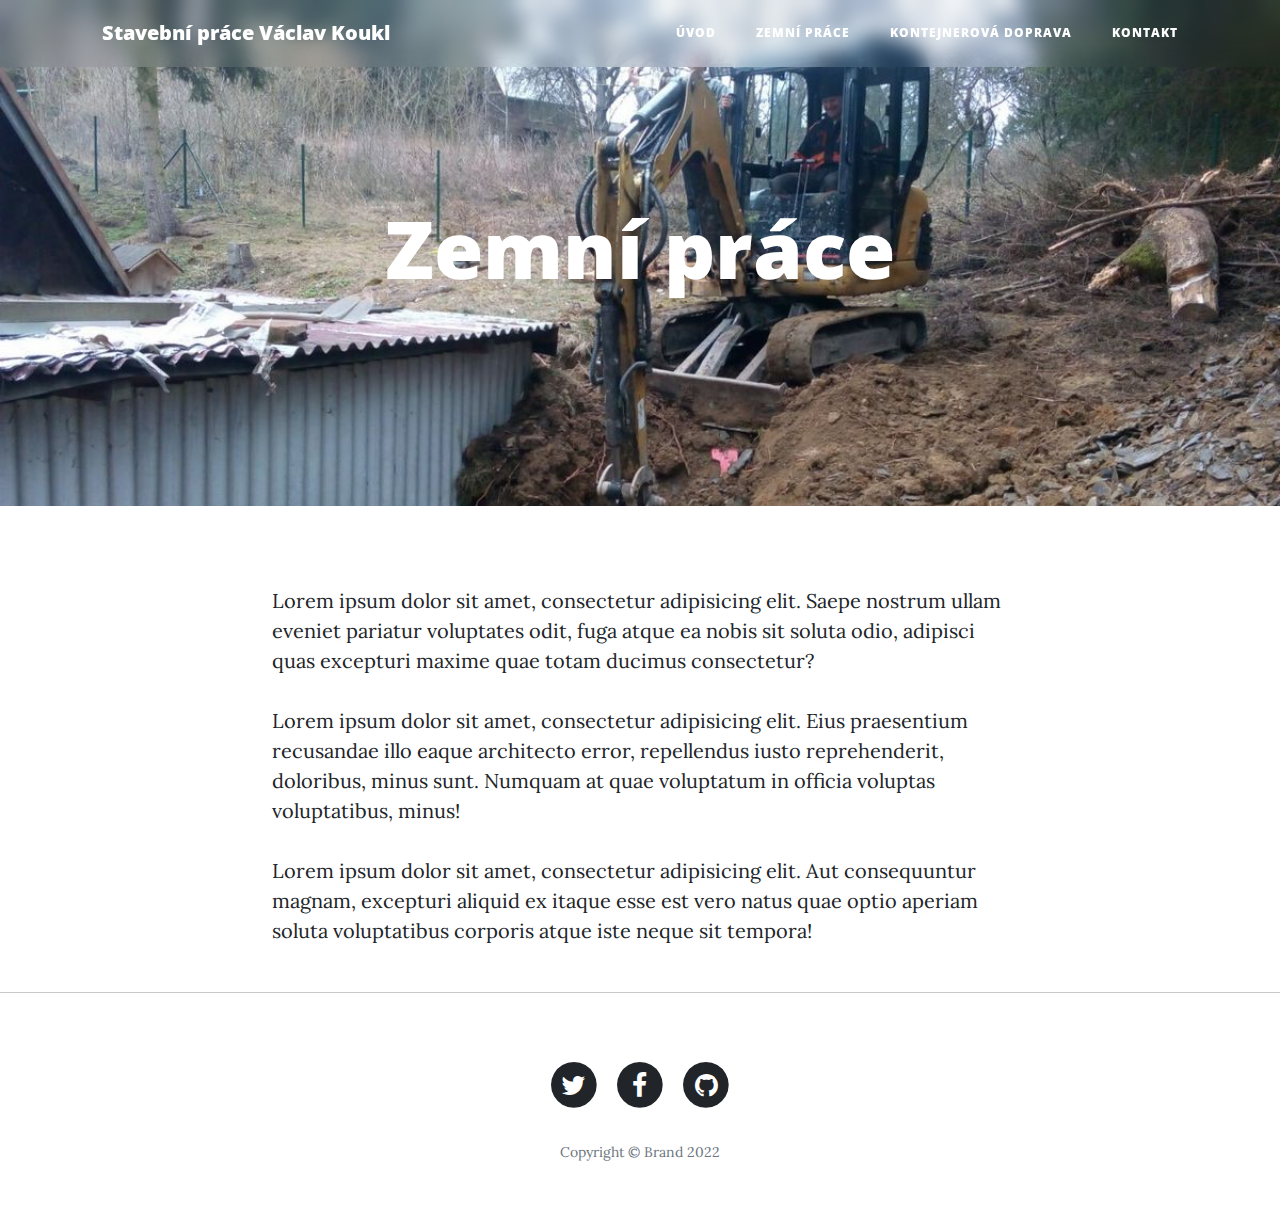
<file: about.html>
<!DOCTYPE html>
<html lang="en">

<head>
    <meta charset="utf-8">
    <meta name="viewport" content="width=device-width, initial-scale=1.0, shrink-to-fit=no">
    <title>About us - Brand</title>
    <meta name="description" content="Provádím zemní práce minibagrem v Kralovicích a okolí, k výkonu práce užívám pásový minibagr - ideální pro hloubení drenáží, přípojek, základů plotů, bazénů...">
    <link rel="stylesheet" href="assets/bootstrap/css/bootstrap.min.css">
    <link rel="stylesheet" href="assets/css/Lora.css">
    <link rel="stylesheet" href="assets/css/Open%20Sans.css">
    <link rel="stylesheet" href="https://cdnjs.cloudflare.com/ajax/libs/font-awesome/4.7.0/css/font-awesome.min.css">
</head>

<body>
    <nav class="navbar navbar-light navbar-expand-lg fixed-top" id="mainNav" style="backdrop-filter: blur(10px);">
        <div class="container"><a class="navbar-brand" href="index.html">Stavební práce Václav Koukl</a><button data-bs-toggle="collapse" data-bs-target="#navbarResponsive" class="navbar-toggler" aria-controls="navbarResponsive" aria-expanded="false" aria-label="Toggle navigation"><i class="fa fa-bars"></i></button>
            <div class="collapse navbar-collapse" id="navbarResponsive">
                <ul class="navbar-nav ms-auto">
                    <li class="nav-item"><a class="nav-link" href="index.html">úvod</a></li>
                    <li class="nav-item"><a class="nav-link" href="about.html">zemní práce</a></li>
                    <li class="nav-item"><a class="nav-link" href="contact.html">Kontejnerová doprava</a></li>
                    <li class="nav-item"><a class="nav-link" href="post.html">kontakt</a></li>
                </ul>
            </div>
        </div>
    </nav>
    <header class="masthead" style="background: url(&quot;assets/img/IMG-20170313-WA0003.jpg&quot;);background-size: cover;background-repeat: no-repeat;">
        <div class="container">
            <div class="row">
                <div class="col-md-10 col-lg-8 mx-auto position-relative">
                    <div class="site-heading">
                        <h1 style="/*backdrop-filter: blur(10px);*/">Zemní práce</h1><span class="subheading"></span>
                    </div>
                </div>
            </div>
        </div>
    </header>
    <div class="container">
        <div class="row">
            <div class="col-md-10 col-lg-8 mx-auto">
                <p>Lorem ipsum dolor sit amet, consectetur adipisicing elit. Saepe nostrum ullam eveniet pariatur voluptates odit, fuga atque ea nobis sit soluta odio, adipisci quas excepturi maxime quae totam ducimus consectetur?</p>
                <p>Lorem ipsum dolor sit amet, consectetur adipisicing elit. Eius praesentium recusandae illo eaque architecto error, repellendus iusto reprehenderit, doloribus, minus sunt. Numquam at quae voluptatum in officia voluptas voluptatibus, minus!</p>
                <p>Lorem ipsum dolor sit amet, consectetur adipisicing elit. Aut consequuntur magnam, excepturi aliquid ex itaque esse est vero natus quae optio aperiam soluta voluptatibus corporis atque iste neque sit tempora!</p>
            </div>
        </div>
    </div>
    <hr>
    <footer>
        <div class="container">
            <div class="row">
                <div class="col-md-10 col-lg-8 mx-auto">
                    <ul class="list-inline text-center">
                        <li class="list-inline-item"><span class="fa-stack fa-lg"><i class="fa fa-circle fa-stack-2x"></i><i class="fa fa-twitter fa-stack-1x fa-inverse"></i></span></li>
                        <li class="list-inline-item"><span class="fa-stack fa-lg"><i class="fa fa-circle fa-stack-2x"></i><i class="fa fa-facebook fa-stack-1x fa-inverse"></i></span></li>
                        <li class="list-inline-item"><span class="fa-stack fa-lg"><i class="fa fa-circle fa-stack-2x"></i><i class="fa fa-github fa-stack-1x fa-inverse"></i></span></li>
                    </ul>
                    <p class="text-muted copyright">Copyright&nbsp;©&nbsp;Brand 2022</p>
                </div>
            </div>
        </div>
    </footer>
    <script src="https://cdnjs.cloudflare.com/ajax/libs/jquery/3.6.0/jquery.min.js"></script>
    <script src="https://cdn.jsdelivr.net/npm/bootstrap@5.2.2/dist/js/bootstrap.bundle.min.js"></script>
    <script src="assets/js/clean-blog.js"></script>
</body>

</html>
</file>
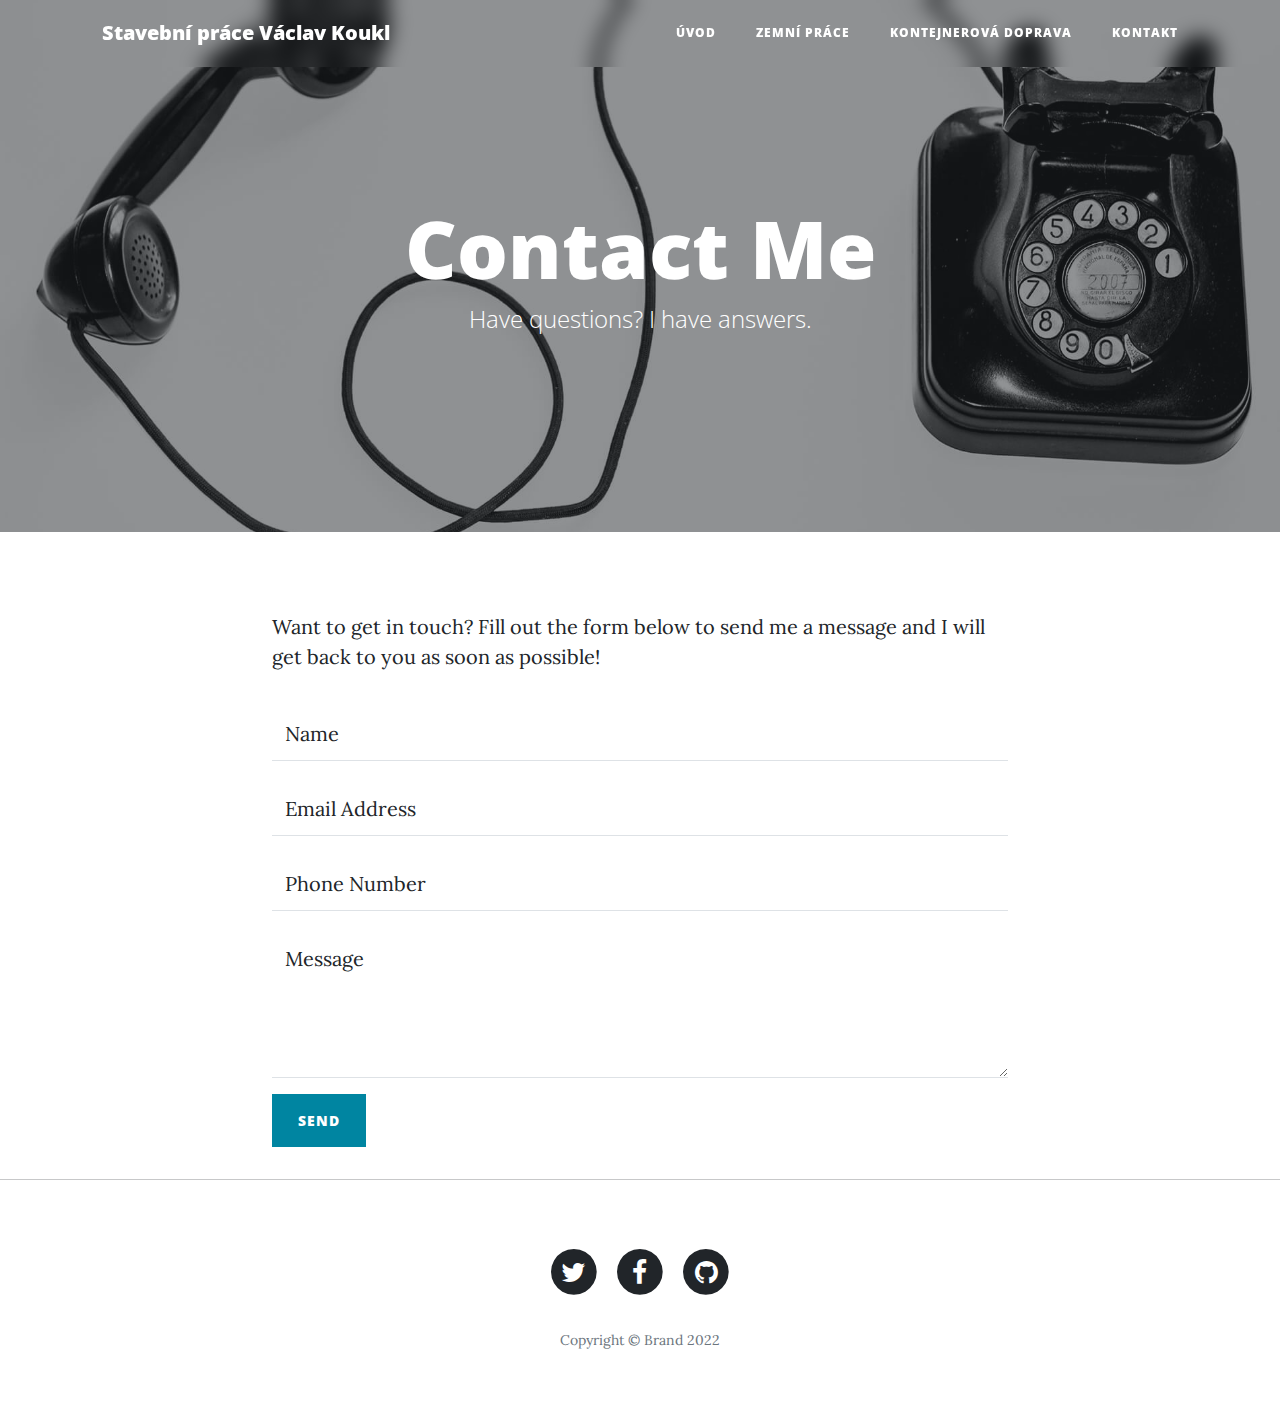
<file: contact.html>
<!DOCTYPE html>
<html lang="en">

<head>
    <meta charset="utf-8">
    <meta name="viewport" content="width=device-width, initial-scale=1.0, shrink-to-fit=no">
    <title>Contact us - Brand</title>
    <meta name="description" content="Provádím zemní práce minibagrem v Kralovicích a okolí, k výkonu práce užívám pásový minibagr - ideální pro hloubení drenáží, přípojek, základů plotů, bazénů...">
    <link rel="stylesheet" href="assets/bootstrap/css/bootstrap.min.css">
    <link rel="stylesheet" href="assets/css/Lora.css">
    <link rel="stylesheet" href="assets/css/Open%20Sans.css">
    <link rel="stylesheet" href="https://cdnjs.cloudflare.com/ajax/libs/font-awesome/4.7.0/css/font-awesome.min.css">
</head>

<body>
    <nav class="navbar navbar-light navbar-expand-lg fixed-top" id="mainNav" style="backdrop-filter: blur(10px);">
        <div class="container"><a class="navbar-brand" href="index.html">Stavební práce Václav Koukl</a><button data-bs-toggle="collapse" data-bs-target="#navbarResponsive" class="navbar-toggler" aria-controls="navbarResponsive" aria-expanded="false" aria-label="Toggle navigation"><i class="fa fa-bars"></i></button>
            <div class="collapse navbar-collapse" id="navbarResponsive">
                <ul class="navbar-nav ms-auto">
                    <li class="nav-item"><a class="nav-link" href="index.html">úvod</a></li>
                    <li class="nav-item"><a class="nav-link" href="about.html">zemní práce</a></li>
                    <li class="nav-item"><a class="nav-link" href="contact.html">Kontejnerová doprava</a></li>
                    <li class="nav-item"><a class="nav-link" href="post.html">kontakt</a></li>
                </ul>
            </div>
        </div>
    </nav>
    <header class="masthead" style="background-image:url('assets/img/contact-bg.jpg');">
        <div class="overlay"></div>
        <div class="container">
            <div class="row">
                <div class="col-md-10 col-lg-8 mx-auto position-relative">
                    <div class="site-heading">
                        <h1>Contact Me</h1><span class="subheading">Have questions? I have answers.</span>
                    </div>
                </div>
            </div>
        </div>
    </header>
    <div class="container">
        <div class="row">
            <div class="col-md-10 col-lg-8 mx-auto">
                <p>Want to get in touch? Fill out the form below to send me a message and I will get back to you as soon as possible!</p>
                <form id="contactForm" name="sentMessage">
                    <div class="control-group">
                        <div class="form-floating controls mb-3"><input class="form-control" type="text" id="name" required="" placeholder="Name"><label class="form-label" for="name">Name</label><small class="form-text text-danger help-block"></small></div>
                    </div>
                    <div class="control-group">
                        <div class="form-floating controls mb-3"><input class="form-control" type="email" id="email" required="" placeholder="Email Address"><label class="form-label">Email Address</label><small class="form-text text-danger help-block"></small></div>
                    </div>
                    <div class="control-group">
                        <div class="form-floating controls mb-3"><input class="form-control" type="tel" id="phone" required="" placeholder="Phone Number"><label class="form-label">Phone Number</label><small class="form-text text-danger help-block"></small></div>
                    </div>
                    <div class="control-group">
                        <div class="form-floating controls mb-3"><textarea class="form-control" id="message" data-validation-required-message="Please enter a message." required="" placeholder="Message" style="height: 150px;"></textarea><label class="form-label">Message</label><small class="form-text text-danger help-block"></small></div>
                    </div>
                    <div id="success"></div>
                    <div class="mb-3"><button class="btn btn-primary" id="sendMessageButton" type="submit">Send</button></div>
                </form>
            </div>
        </div>
    </div>
    <hr>
    <footer>
        <div class="container">
            <div class="row">
                <div class="col-md-10 col-lg-8 mx-auto">
                    <ul class="list-inline text-center">
                        <li class="list-inline-item"><span class="fa-stack fa-lg"><i class="fa fa-circle fa-stack-2x"></i><i class="fa fa-twitter fa-stack-1x fa-inverse"></i></span></li>
                        <li class="list-inline-item"><span class="fa-stack fa-lg"><i class="fa fa-circle fa-stack-2x"></i><i class="fa fa-facebook fa-stack-1x fa-inverse"></i></span></li>
                        <li class="list-inline-item"><span class="fa-stack fa-lg"><i class="fa fa-circle fa-stack-2x"></i><i class="fa fa-github fa-stack-1x fa-inverse"></i></span></li>
                    </ul>
                    <p class="text-muted copyright">Copyright&nbsp;©&nbsp;Brand 2022</p>
                </div>
            </div>
        </div>
    </footer>
    <script src="https://cdnjs.cloudflare.com/ajax/libs/jquery/3.6.0/jquery.min.js"></script>
    <script src="https://cdn.jsdelivr.net/npm/bootstrap@5.2.2/dist/js/bootstrap.bundle.min.js"></script>
    <script src="assets/js/clean-blog.js"></script>
</body>

</html>
</file>
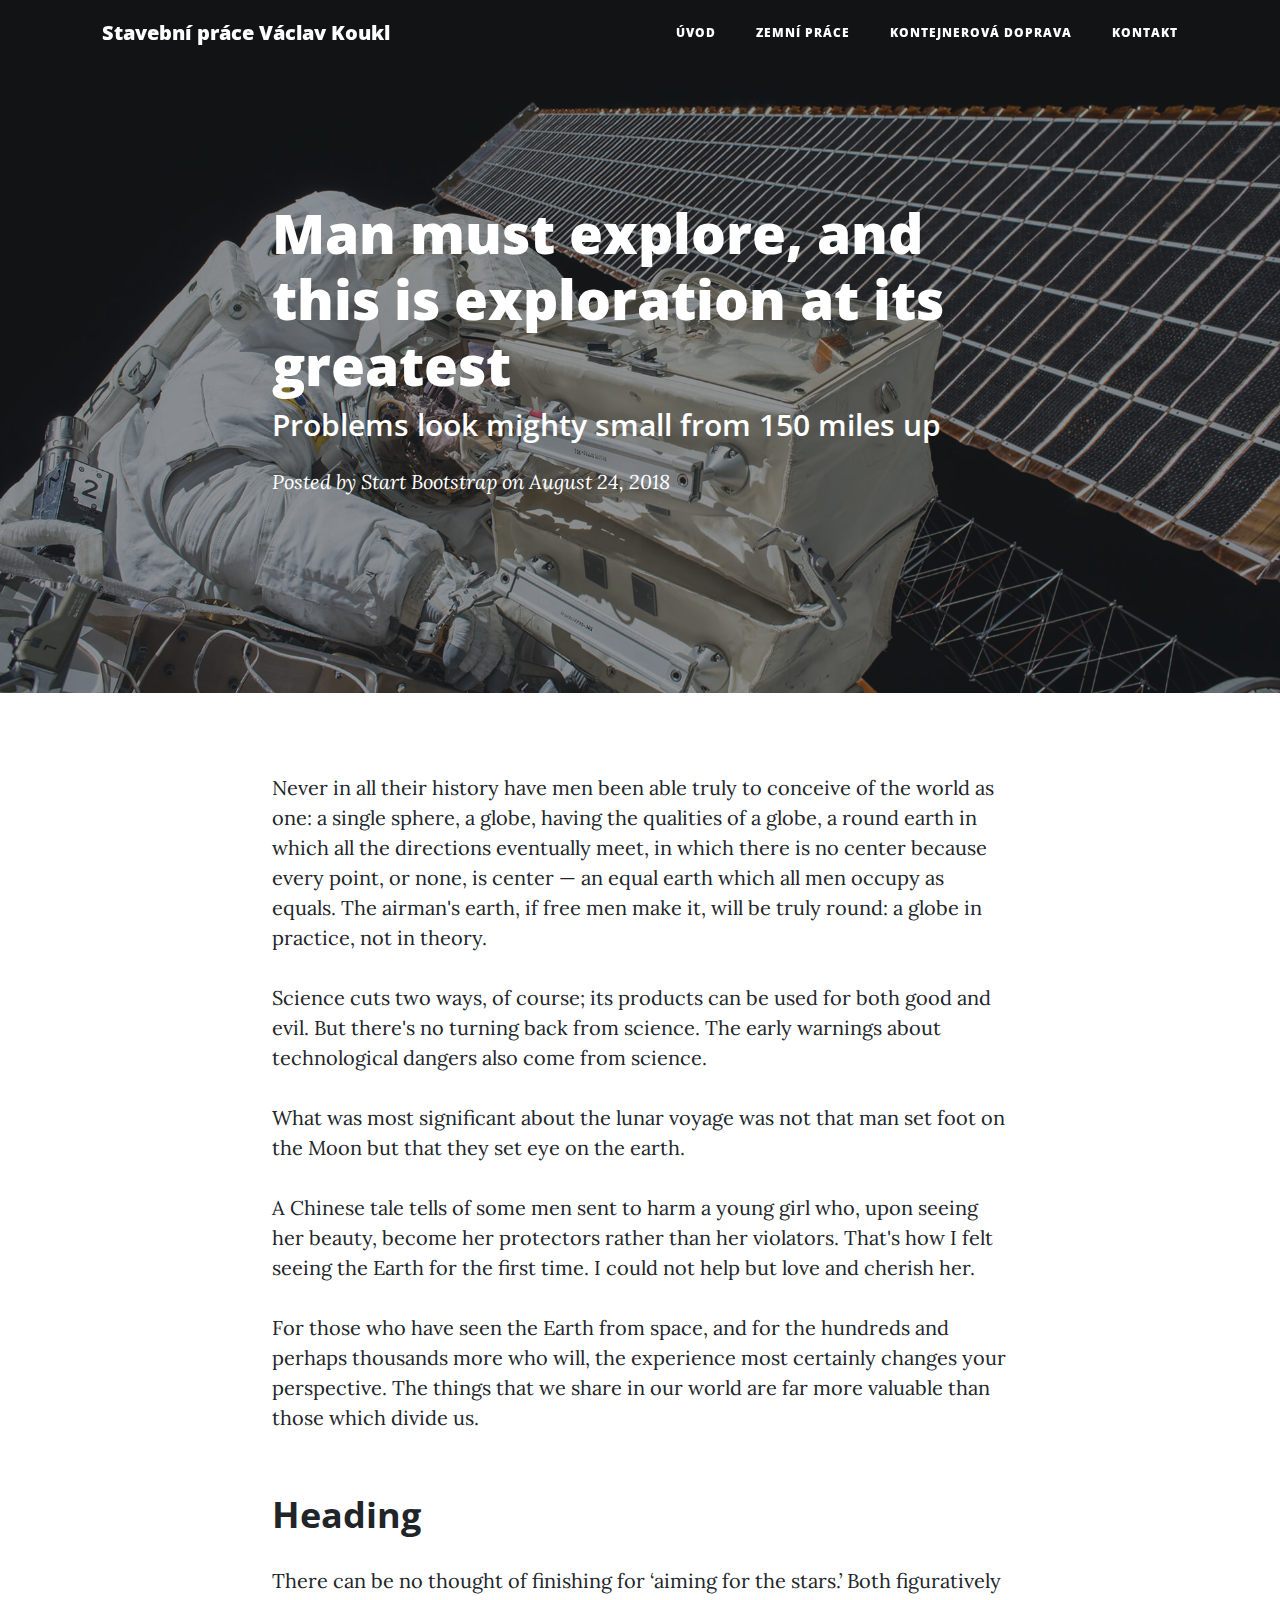
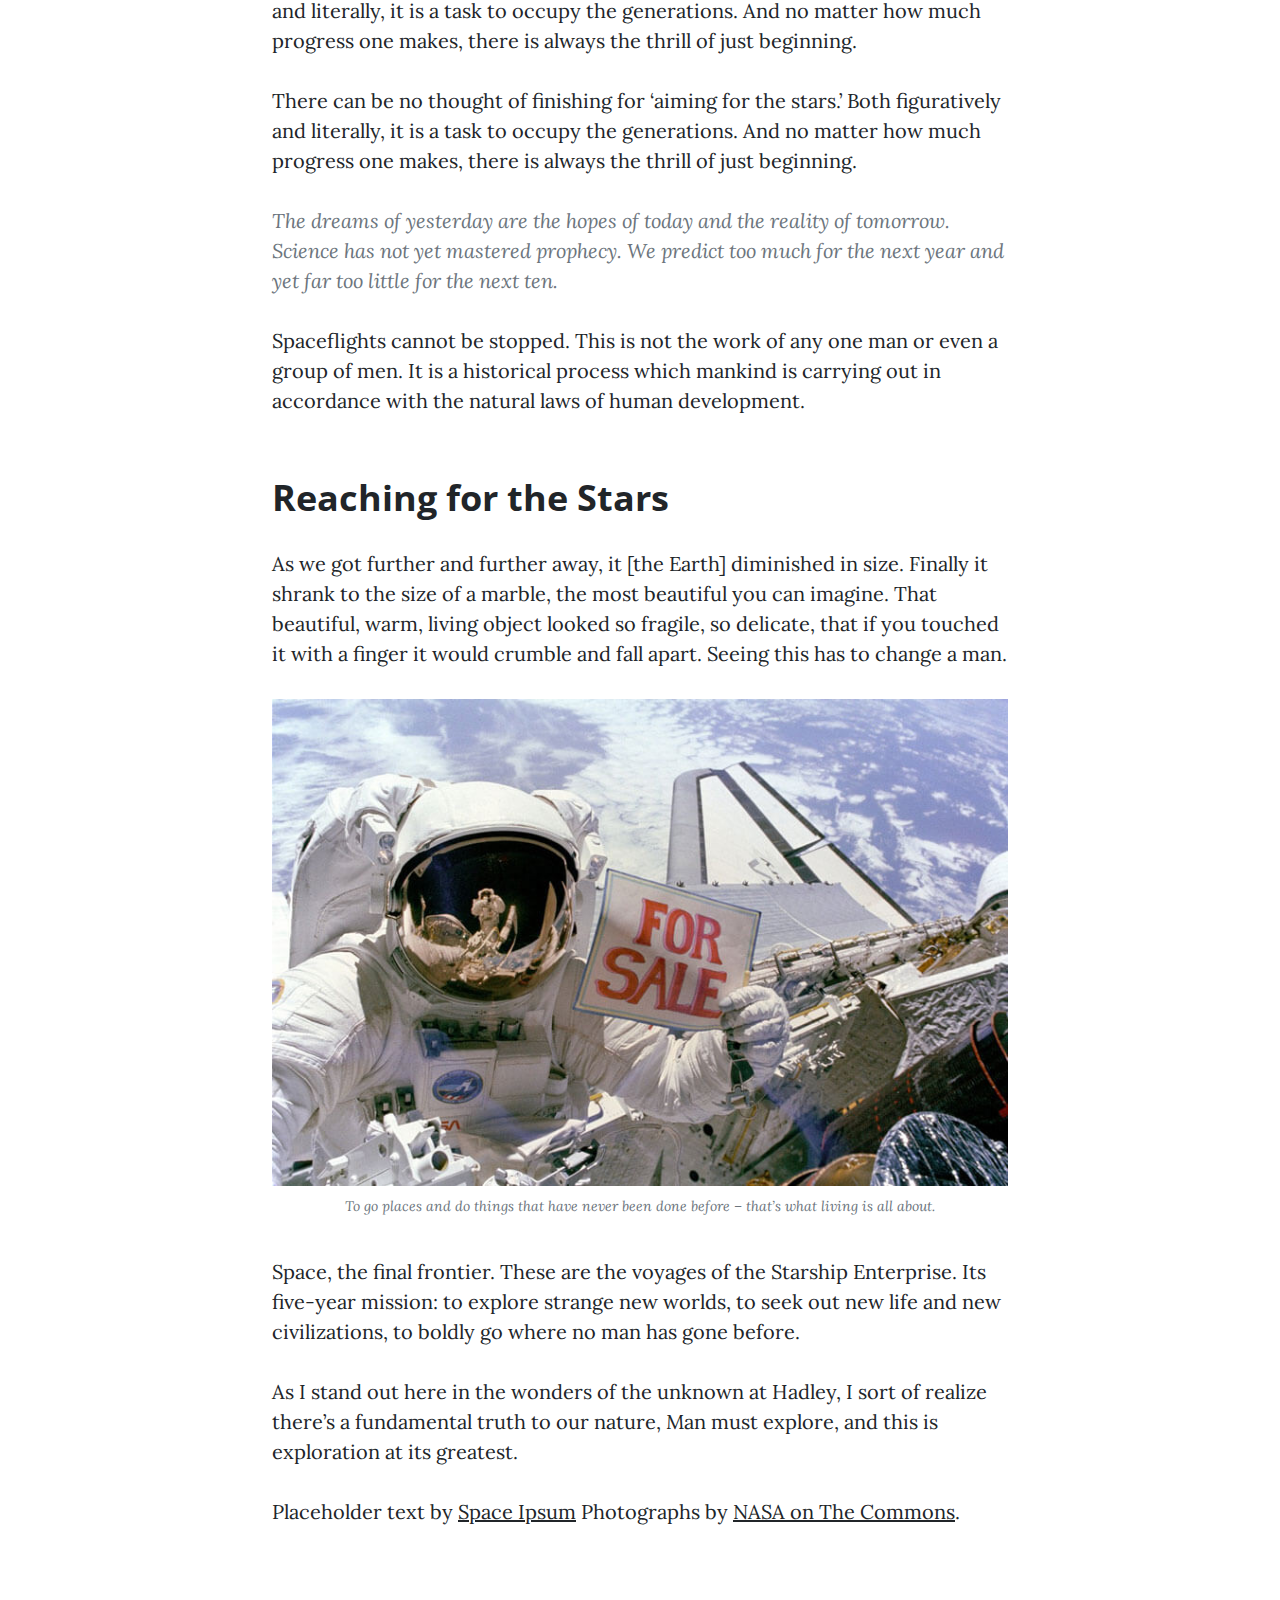
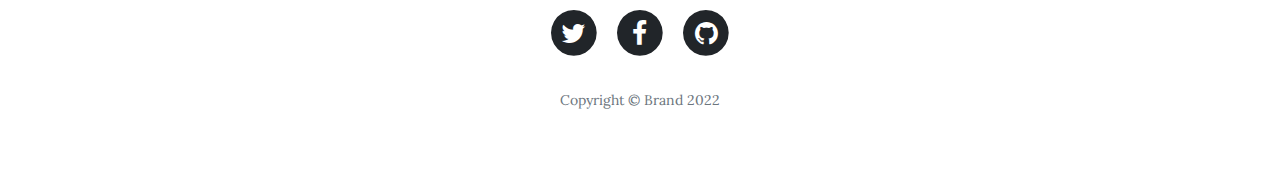
<file: post.html>
<!DOCTYPE html>
<html lang="en">

<head>
    <meta charset="utf-8">
    <meta name="viewport" content="width=device-width, initial-scale=1.0, shrink-to-fit=no">
    <title>Blog Post - Brand</title>
    <meta name="description" content="Provádím zemní práce minibagrem v Kralovicích a okolí, k výkonu práce užívám pásový minibagr - ideální pro hloubení drenáží, přípojek, základů plotů, bazénů...">
    <link rel="stylesheet" href="assets/bootstrap/css/bootstrap.min.css">
    <link rel="stylesheet" href="assets/css/Lora.css">
    <link rel="stylesheet" href="assets/css/Open%20Sans.css">
    <link rel="stylesheet" href="https://cdnjs.cloudflare.com/ajax/libs/font-awesome/4.7.0/css/font-awesome.min.css">
</head>

<body>
    <nav class="navbar navbar-light navbar-expand-lg fixed-top" id="mainNav" style="backdrop-filter: blur(10px);">
        <div class="container"><a class="navbar-brand" href="index.html">Stavební práce Václav Koukl</a><button data-bs-toggle="collapse" data-bs-target="#navbarResponsive" class="navbar-toggler" aria-controls="navbarResponsive" aria-expanded="false" aria-label="Toggle navigation"><i class="fa fa-bars"></i></button>
            <div class="collapse navbar-collapse" id="navbarResponsive">
                <ul class="navbar-nav ms-auto">
                    <li class="nav-item"><a class="nav-link" href="index.html">úvod</a></li>
                    <li class="nav-item"><a class="nav-link" href="about.html">zemní práce</a></li>
                    <li class="nav-item"><a class="nav-link" href="contact.html">Kontejnerová doprava</a></li>
                    <li class="nav-item"><a class="nav-link" href="post.html">kontakt</a></li>
                </ul>
            </div>
        </div>
    </nav>
    <header class="masthead" style="background-image:url('assets/img/post-bg.jpg');">
        <div class="overlay"></div>
        <div class="container">
            <div class="row">
                <div class="col-md-10 col-lg-8 mx-auto position-relative">
                    <div class="post-heading">
                        <h1>Man must explore, and this is exploration at its greatest</h1>
                        <h2 class="subheading">Problems look mighty small from 150 miles up</h2><span class="meta">Posted by&nbsp;<a href="#">Start Bootstrap</a>&nbsp;on August 24, 2018</span>
                    </div>
                </div>
            </div>
        </div>
    </header>
    <article>
        <div class="container">
            <div class="row">
                <div class="col-md-10 col-lg-8 mx-auto">
                    <p>Never in all their history have men been able truly to conceive of the world as one: a single sphere, a globe, having the qualities of a globe, a round earth in which all the directions eventually meet, in which there is no center because every point, or none, is center — an equal earth which all men occupy as equals. The airman's earth, if free men make it, will be truly round: a globe in practice, not in theory.</p>
                    <p>Science cuts two ways, of course; its products can be used for both good and evil. But there's no turning back from science. The early warnings about technological dangers also come from science.</p>
                    <p>What was most significant about the lunar voyage was not that man set foot on the Moon but that they set eye on the earth.</p>
                    <p>A Chinese tale tells of some men sent to harm a young girl who, upon seeing her beauty, become her protectors rather than her violators. That's how I felt seeing the Earth for the first time. I could not help but love and cherish her.</p>
                    <p>For those who have seen the Earth from space, and for the hundreds and perhaps thousands more who will, the experience most certainly changes your perspective. The things that we share in our world are far more valuable than those which divide us.</p>
                    <h2 class="section-heading">Heading</h2>
                    <p>There can be no thought of finishing for ‘aiming for the stars.’ Both figuratively and literally, it is a task to occupy the generations. And no matter how much progress one makes, there is always the thrill of just beginning.</p>
                    <p>There can be no thought of finishing for ‘aiming for the stars.’ Both figuratively and literally, it is a task to occupy the generations. And no matter how much progress one makes, there is always the thrill of just beginning.</p>
                    <figure>
                        <blockquote class="blockquote">
                            <p class="mb-0">The dreams of yesterday are the hopes of today and the reality of tomorrow. Science has not yet mastered prophecy. We predict too much for the next year and yet far too little for the next ten.</p>
                        </blockquote>
                    </figure>
                    <p>Spaceflights cannot be stopped. This is not the work of any one man or even a group of men. It is a historical process which mankind is carrying out in accordance with the natural laws of human development.</p>
                    <h2 class="section-heading">Reaching for the Stars</h2>
                    <p>As we got further and further away, it [the Earth] diminished in size. Finally it shrank to the size of a marble, the most beautiful you can imagine. That beautiful, warm, living object looked so fragile, so delicate, that if you touched it with a finger it would crumble and fall apart. Seeing this has to change a man.</p><a href="#"><img class="img-fluid" src="assets/img/post-sample-image.jpg"></a><span class="text-muted caption">To go places and do things that have never been done before – that’s what living is all about.</span>
                    <p>Space, the final frontier. These are the voyages of the Starship Enterprise. Its five-year mission: to explore strange new worlds, to seek out new life and new civilizations, to boldly go where no man has gone before.</p>
                    <p>As I stand out here in the wonders of the unknown at Hadley, I sort of realize there’s a fundamental truth to our nature, Man must explore, and this is exploration at its greatest.</p>
                    <p><span>Placeholder text by&nbsp;</span><a href="http://spaceipsum.com">Space Ipsum</a><span>&nbsp;Photographs by&nbsp;</span><a href="https://www.flickr.com/photos/nasacommons/">NASA on The Commons</a>.</p>
                </div>
            </div>
        </div>
    </article>
    <footer>
        <div class="container">
            <div class="row">
                <div class="col-md-10 col-lg-8 mx-auto">
                    <ul class="list-inline text-center">
                        <li class="list-inline-item"><span class="fa-stack fa-lg"><i class="fa fa-circle fa-stack-2x"></i><i class="fa fa-twitter fa-stack-1x fa-inverse"></i></span></li>
                        <li class="list-inline-item"><span class="fa-stack fa-lg"><i class="fa fa-circle fa-stack-2x"></i><i class="fa fa-facebook fa-stack-1x fa-inverse"></i></span></li>
                        <li class="list-inline-item"><span class="fa-stack fa-lg"><i class="fa fa-circle fa-stack-2x"></i><i class="fa fa-github fa-stack-1x fa-inverse"></i></span></li>
                    </ul>
                    <p class="text-muted copyright">Copyright&nbsp;©&nbsp;Brand 2022</p>
                </div>
            </div>
        </div>
    </footer>
    <script src="https://cdnjs.cloudflare.com/ajax/libs/jquery/3.6.0/jquery.min.js"></script>
    <script src="https://cdn.jsdelivr.net/npm/bootstrap@5.2.2/dist/js/bootstrap.bundle.min.js"></script>
    <script src="assets/js/clean-blog.js"></script>
</body>

</html>
</file>
<file: assets/css/Lora.css>
@font-face {
	font-family: 'Lora';
	src: url(../../assets/fonts//s/lora/v26/0QIhMX1D_JOuMw_LLPtLp_A.woff2) format('woff2');
	font-weight: 400;
	font-style: italic;
	font-display: swap;
	unicode-range: U+0460-052F, U+1C80-1C88, U+20B4, U+2DE0-2DFF, U+A640-A69F, U+FE2E-FE2F;
}

@font-face {
	font-family: 'Lora';
	src: url(../../assets/fonts//s/lora/v26/0QIhMX1D_JOuMw_LJftLp_A.woff2) format('woff2');
	font-weight: 400;
	font-style: italic;
	font-display: swap;
	unicode-range: U+0301, U+0400-045F, U+0490-0491, U+04B0-04B1, U+2116;
}

@font-face {
	font-family: 'Lora';
	src: url(../../assets/fonts//s/lora/v26/0QIhMX1D_JOuMw_LLvtLp_A.woff2) format('woff2');
	font-weight: 400;
	font-style: italic;
	font-display: swap;
	unicode-range: U+0102-0103, U+0110-0111, U+0128-0129, U+0168-0169, U+01A0-01A1, U+01AF-01B0, U+1EA0-1EF9, U+20AB;
}

@font-face {
	font-family: 'Lora';
	src: url(../../assets/fonts//s/lora/v26/0QIhMX1D_JOuMw_LL_tLp_A.woff2) format('woff2');
	font-weight: 400;
	font-style: italic;
	font-display: swap;
	unicode-range: U+0100-024F, U+0259, U+1E00-1EFF, U+2020, U+20A0-20AB, U+20AD-20CF, U+2113, U+2C60-2C7F, U+A720-A7FF;
}

@font-face {
	font-family: 'Lora';
	src: url(../../assets/fonts//s/lora/v26/0QIhMX1D_JOuMw_LIftL.woff2) format('woff2');
	font-weight: 400;
	font-style: italic;
	font-display: swap;
	unicode-range: U+0000-00FF, U+0131, U+0152-0153, U+02BB-02BC, U+02C6, U+02DA, U+02DC, U+2000-206F, U+2074, U+20AC, U+2122, U+2191, U+2193, U+2212, U+2215, U+FEFF, U+FFFD;
}

@font-face {
	font-family: 'Lora';
	src: url(../../assets/fonts//s/lora/v26/0QIhMX1D_JOuMw_LLPtLp_A.woff2) format('woff2');
	font-weight: 700;
	font-style: italic;
	font-display: swap;
	unicode-range: U+0460-052F, U+1C80-1C88, U+20B4, U+2DE0-2DFF, U+A640-A69F, U+FE2E-FE2F;
}

@font-face {
	font-family: 'Lora';
	src: url(../../assets/fonts//s/lora/v26/0QIhMX1D_JOuMw_LJftLp_A.woff2) format('woff2');
	font-weight: 700;
	font-style: italic;
	font-display: swap;
	unicode-range: U+0301, U+0400-045F, U+0490-0491, U+04B0-04B1, U+2116;
}

@font-face {
	font-family: 'Lora';
	src: url(../../assets/fonts//s/lora/v26/0QIhMX1D_JOuMw_LLvtLp_A.woff2) format('woff2');
	font-weight: 700;
	font-style: italic;
	font-display: swap;
	unicode-range: U+0102-0103, U+0110-0111, U+0128-0129, U+0168-0169, U+01A0-01A1, U+01AF-01B0, U+1EA0-1EF9, U+20AB;
}

@font-face {
	font-family: 'Lora';
	src: url(../../assets/fonts//s/lora/v26/0QIhMX1D_JOuMw_LL_tLp_A.woff2) format('woff2');
	font-weight: 700;
	font-style: italic;
	font-display: swap;
	unicode-range: U+0100-024F, U+0259, U+1E00-1EFF, U+2020, U+20A0-20AB, U+20AD-20CF, U+2113, U+2C60-2C7F, U+A720-A7FF;
}

@font-face {
	font-family: 'Lora';
	src: url(../../assets/fonts//s/lora/v26/0QIhMX1D_JOuMw_LIftL.woff2) format('woff2');
	font-weight: 700;
	font-style: italic;
	font-display: swap;
	unicode-range: U+0000-00FF, U+0131, U+0152-0153, U+02BB-02BC, U+02C6, U+02DA, U+02DC, U+2000-206F, U+2074, U+20AC, U+2122, U+2191, U+2193, U+2212, U+2215, U+FEFF, U+FFFD;
}

@font-face {
	font-family: 'Lora';
	src: url(../../assets/fonts//s/lora/v26/0QIvMX1D_JOuMwf7I-NP.woff2) format('woff2');
	font-weight: 400;
	font-style: normal;
	font-display: swap;
	unicode-range: U+0460-052F, U+1C80-1C88, U+20B4, U+2DE0-2DFF, U+A640-A69F, U+FE2E-FE2F;
}

@font-face {
	font-family: 'Lora';
	src: url(../../assets/fonts//s/lora/v26/0QIvMX1D_JOuMw77I-NP.woff2) format('woff2');
	font-weight: 400;
	font-style: normal;
	font-display: swap;
	unicode-range: U+0301, U+0400-045F, U+0490-0491, U+04B0-04B1, U+2116;
}

@font-face {
	font-family: 'Lora';
	src: url(../../assets/fonts//s/lora/v26/0QIvMX1D_JOuMwX7I-NP.woff2) format('woff2');
	font-weight: 400;
	font-style: normal;
	font-display: swap;
	unicode-range: U+0102-0103, U+0110-0111, U+0128-0129, U+0168-0169, U+01A0-01A1, U+01AF-01B0, U+1EA0-1EF9, U+20AB;
}

@font-face {
	font-family: 'Lora';
	src: url(../../assets/fonts//s/lora/v26/0QIvMX1D_JOuMwT7I-NP.woff2) format('woff2');
	font-weight: 400;
	font-style: normal;
	font-display: swap;
	unicode-range: U+0100-024F, U+0259, U+1E00-1EFF, U+2020, U+20A0-20AB, U+20AD-20CF, U+2113, U+2C60-2C7F, U+A720-A7FF;
}

@font-face {
	font-family: 'Lora';
	src: url(../../assets/fonts//s/lora/v26/0QIvMX1D_JOuMwr7Iw.woff2) format('woff2');
	font-weight: 400;
	font-style: normal;
	font-display: swap;
	unicode-range: U+0000-00FF, U+0131, U+0152-0153, U+02BB-02BC, U+02C6, U+02DA, U+02DC, U+2000-206F, U+2074, U+20AC, U+2122, U+2191, U+2193, U+2212, U+2215, U+FEFF, U+FFFD;
}

@font-face {
	font-family: 'Lora';
	src: url(../../assets/fonts//s/lora/v26/0QIvMX1D_JOuMwf7I-NP.woff2) format('woff2');
	font-weight: 700;
	font-style: normal;
	font-display: swap;
	unicode-range: U+0460-052F, U+1C80-1C88, U+20B4, U+2DE0-2DFF, U+A640-A69F, U+FE2E-FE2F;
}

@font-face {
	font-family: 'Lora';
	src: url(../../assets/fonts//s/lora/v26/0QIvMX1D_JOuMw77I-NP.woff2) format('woff2');
	font-weight: 700;
	font-style: normal;
	font-display: swap;
	unicode-range: U+0301, U+0400-045F, U+0490-0491, U+04B0-04B1, U+2116;
}

@font-face {
	font-family: 'Lora';
	src: url(../../assets/fonts//s/lora/v26/0QIvMX1D_JOuMwX7I-NP.woff2) format('woff2');
	font-weight: 700;
	font-style: normal;
	font-display: swap;
	unicode-range: U+0102-0103, U+0110-0111, U+0128-0129, U+0168-0169, U+01A0-01A1, U+01AF-01B0, U+1EA0-1EF9, U+20AB;
}

@font-face {
	font-family: 'Lora';
	src: url(../../assets/fonts//s/lora/v26/0QIvMX1D_JOuMwT7I-NP.woff2) format('woff2');
	font-weight: 700;
	font-style: normal;
	font-display: swap;
	unicode-range: U+0100-024F, U+0259, U+1E00-1EFF, U+2020, U+20A0-20AB, U+20AD-20CF, U+2113, U+2C60-2C7F, U+A720-A7FF;
}

@font-face {
	font-family: 'Lora';
	src: url(../../assets/fonts//s/lora/v26/0QIvMX1D_JOuMwr7Iw.woff2) format('woff2');
	font-weight: 700;
	font-style: normal;
	font-display: swap;
	unicode-range: U+0000-00FF, U+0131, U+0152-0153, U+02BB-02BC, U+02C6, U+02DA, U+02DC, U+2000-206F, U+2074, U+20AC, U+2122, U+2191, U+2193, U+2212, U+2215, U+FEFF, U+FFFD;
}
</file>
